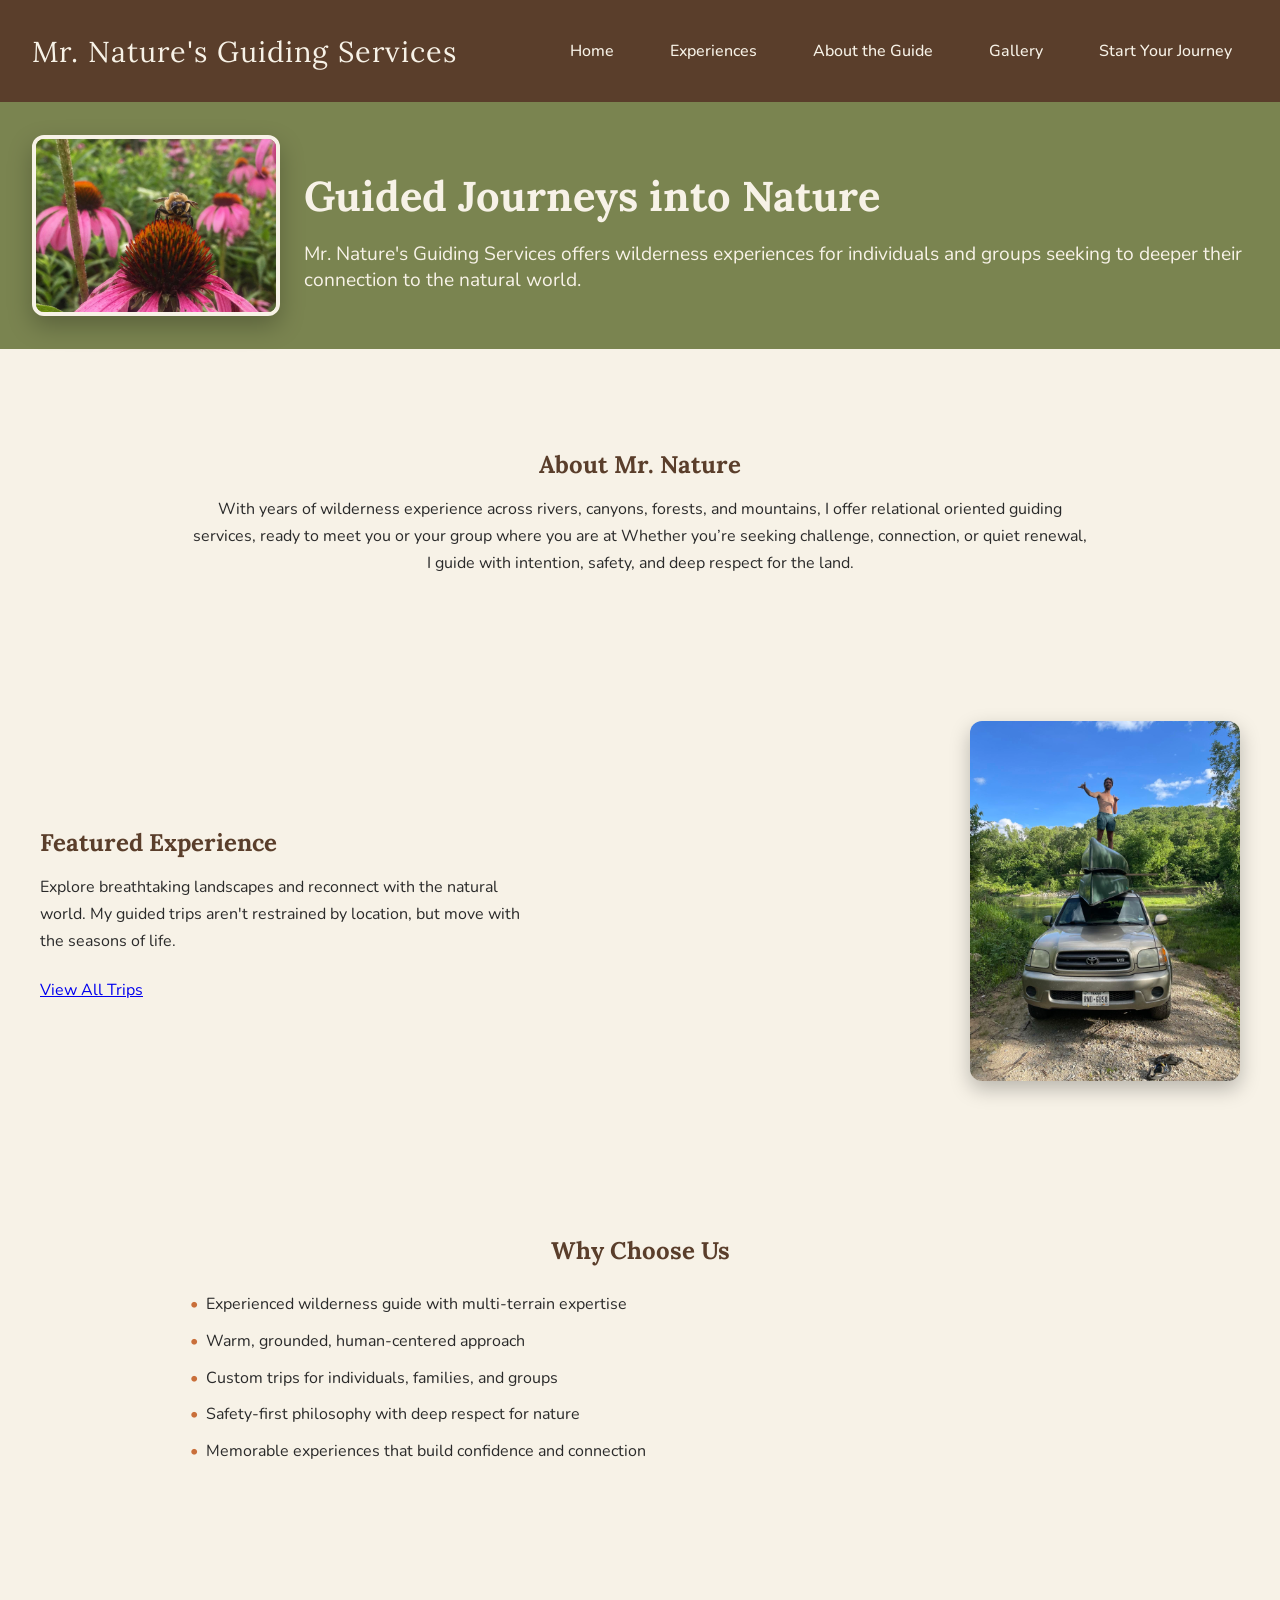
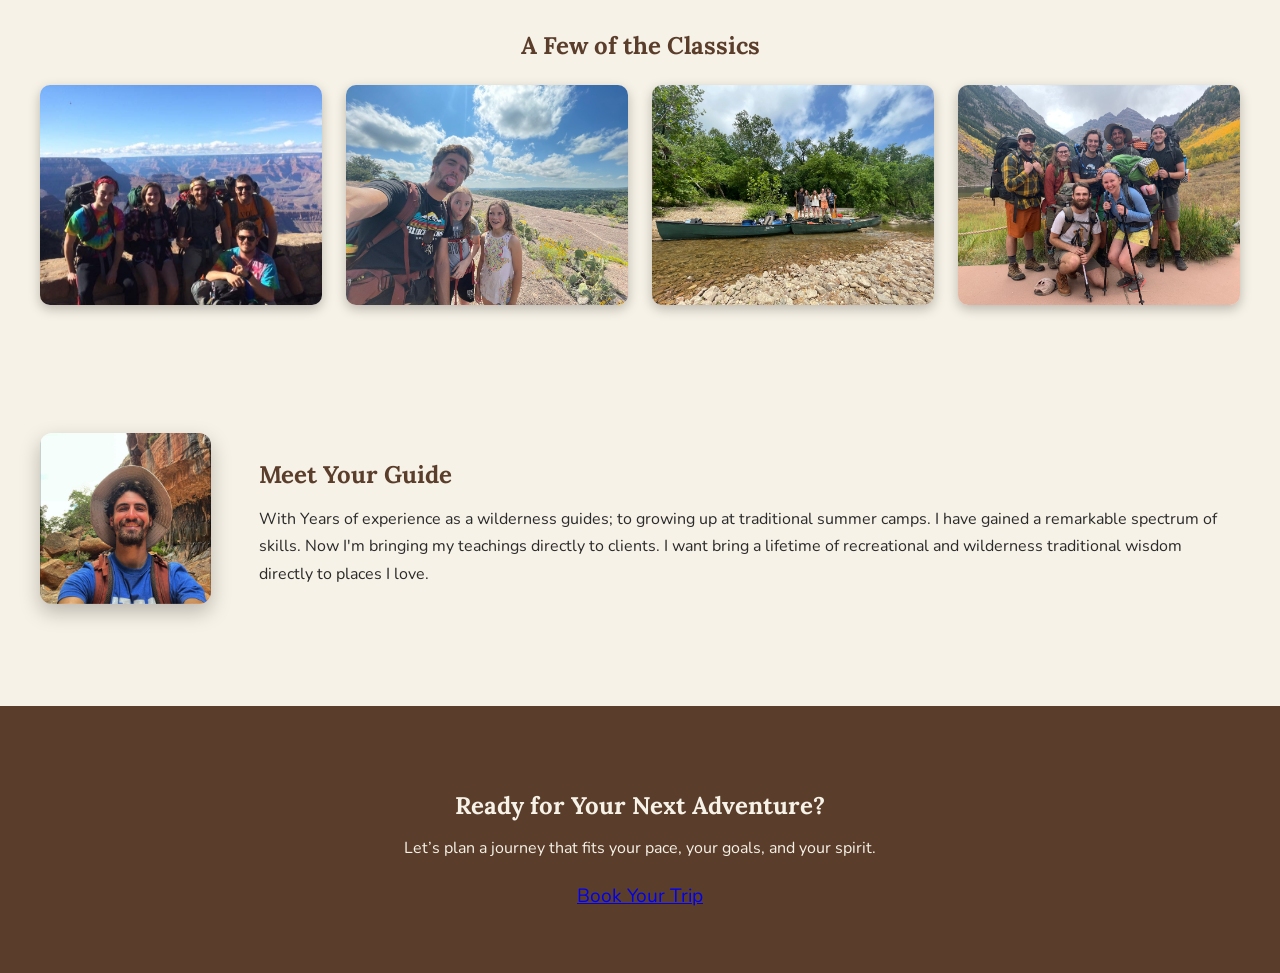
<file: index.html>
<!DOCTYPE html>
<html lang="en">
<head>
    <meta charset="UTF-8">
    <meta name="viewport" content="width=device-width, initial-scale=1.0">
    <title>Mr. Nature's Guiding Services</title>

    <!-- Stylesheets -->
    <link rel="stylesheet" href="main.css">
    <style>
  
  :root {
    --clay: #C96F3A;
    --amber: #D89B2D;
    --warm-brown: #5A3E2B;
    --earth-olive: #7A8450;
    --cream: #F7F2E7;
    --charcoal: #2A2A2A;

    --font-header: 'Lora', serif;
    --font-body: 'Nunito', sans-serif;

    --space-1: 8px;
    --space-2: 16px;
    --space-3: 24px;
    --space-4: 32px;
    --space-5: 48px;
    --space-6: 64px;
  }
</style>
   <link href="https://fonts.googleapis.com/css2?family=Lora:wght@400;600&family=Nunito:wght@300;400;600&display=swap" rel="stylesheet">
</head>

<body>

<header class="header-warm">

    <nav class="main-nav">
    <div class="logo">Mr. Nature's Guiding Services</div>
    <ul class="nav-links">
        <li><a href="index.html">Home</a></li>
        <li><a href="guiding-services.html">Experiences</a></li>
        <li><a href="about.html">About the Guide</a></li>
        <li><a href="photos.html">Gallery</a></li>
        <li><a href="book.html">Start Your Journey</a></li>
    </ul>
</nav>

</header>
 <!-- Hero Section -->
  <section class="hero">
  <img src="Bee Flower.jpg" class="hero-image">

  <div class="hero-content">
    <h1>Guided Journeys into Nature</h1>
    <p>Mr. Nature's Guiding Services offers wilderness experiences for individuals and groups seeking to deeper their connection to the natural world.</p>
  </div>
</section>
<section class="about">
  <h2>About Mr. Nature</h2>
  <p>
    With years of wilderness experience across rivers, canyons, forests, and mountains,
    I offer relational oriented guiding services, ready to meet you or your group where you are at
    Whether you’re seeking challenge, connection, or quiet renewal, I guide with
    intention, safety, and deep respect for the land.
  </p>
</section>
<section class="featured">
  <div class="featured-text">
    <h2>Featured Experience</h2>
    <p>
      Explore breathtaking landscapes and reconnect with the natural world.
      My guided trips aren't restrained by location, but move with the seasons of life.
    </p>
    <a href="guiding-services.html" class="btn-primary">View All Trips</a>
  </div>

  <div class="featured-image-wrap">
    <img src="Canoe Stack.jpg" class="featured-image">
  </div>
</section>
<section class="why-us">
  <h2>Why Choose Us</h2>
  <ul>
    <li>Experienced wilderness guide with multi‑terrain expertise</li>
    <li>Warm, grounded, human-centered approach</li>
    <li>Custom trips for individuals, families, and groups</li>
    <li>Safety-first philosophy with deep respect for nature</li>
    <li>Memorable experiences that build confidence and connection</li>
  </ul>
</section>
<section class="latest-adventures">
  <h2>A Few of the Classics</h2>

  <div class="adventure-grid">
    <img src="Grand Canyon Crew 1.jpg">
    <img src="IMG_3882.JPEG">
    <img src="IMG_3748.JPEG">
    <img src="IMG_2224.JPEG">
  </div>
</section>
<section class="meet-guide">
  <div class="guide-image-wrap">
    <img src="Water Canyon Headshot.jpg"  class="guide-image">
  </div>

  <div class="guide-text">
    <h2>Meet Your Guide</h2>
    <p>
With Years of experience as a wilderness guides; to growing up at traditional summer camps.
I have gained a remarkable spectrum of skills. Now I'm bringing my teachings directly to clients.
I want bring a lifetime of recreational and wilderness traditional wisdom directly to places I love.
    </p>
  </div>
</section>
<section class="cta-booking">
  <h2>Ready for Your Next Adventure?</h2>
  <p>Let’s plan a journey that fits your pace, your goals, and your spirit.</p>
  <a href="book.html" class="btn-primary cta-button">Book Your Trip</a>
</section>

</body>
</html>
</file>
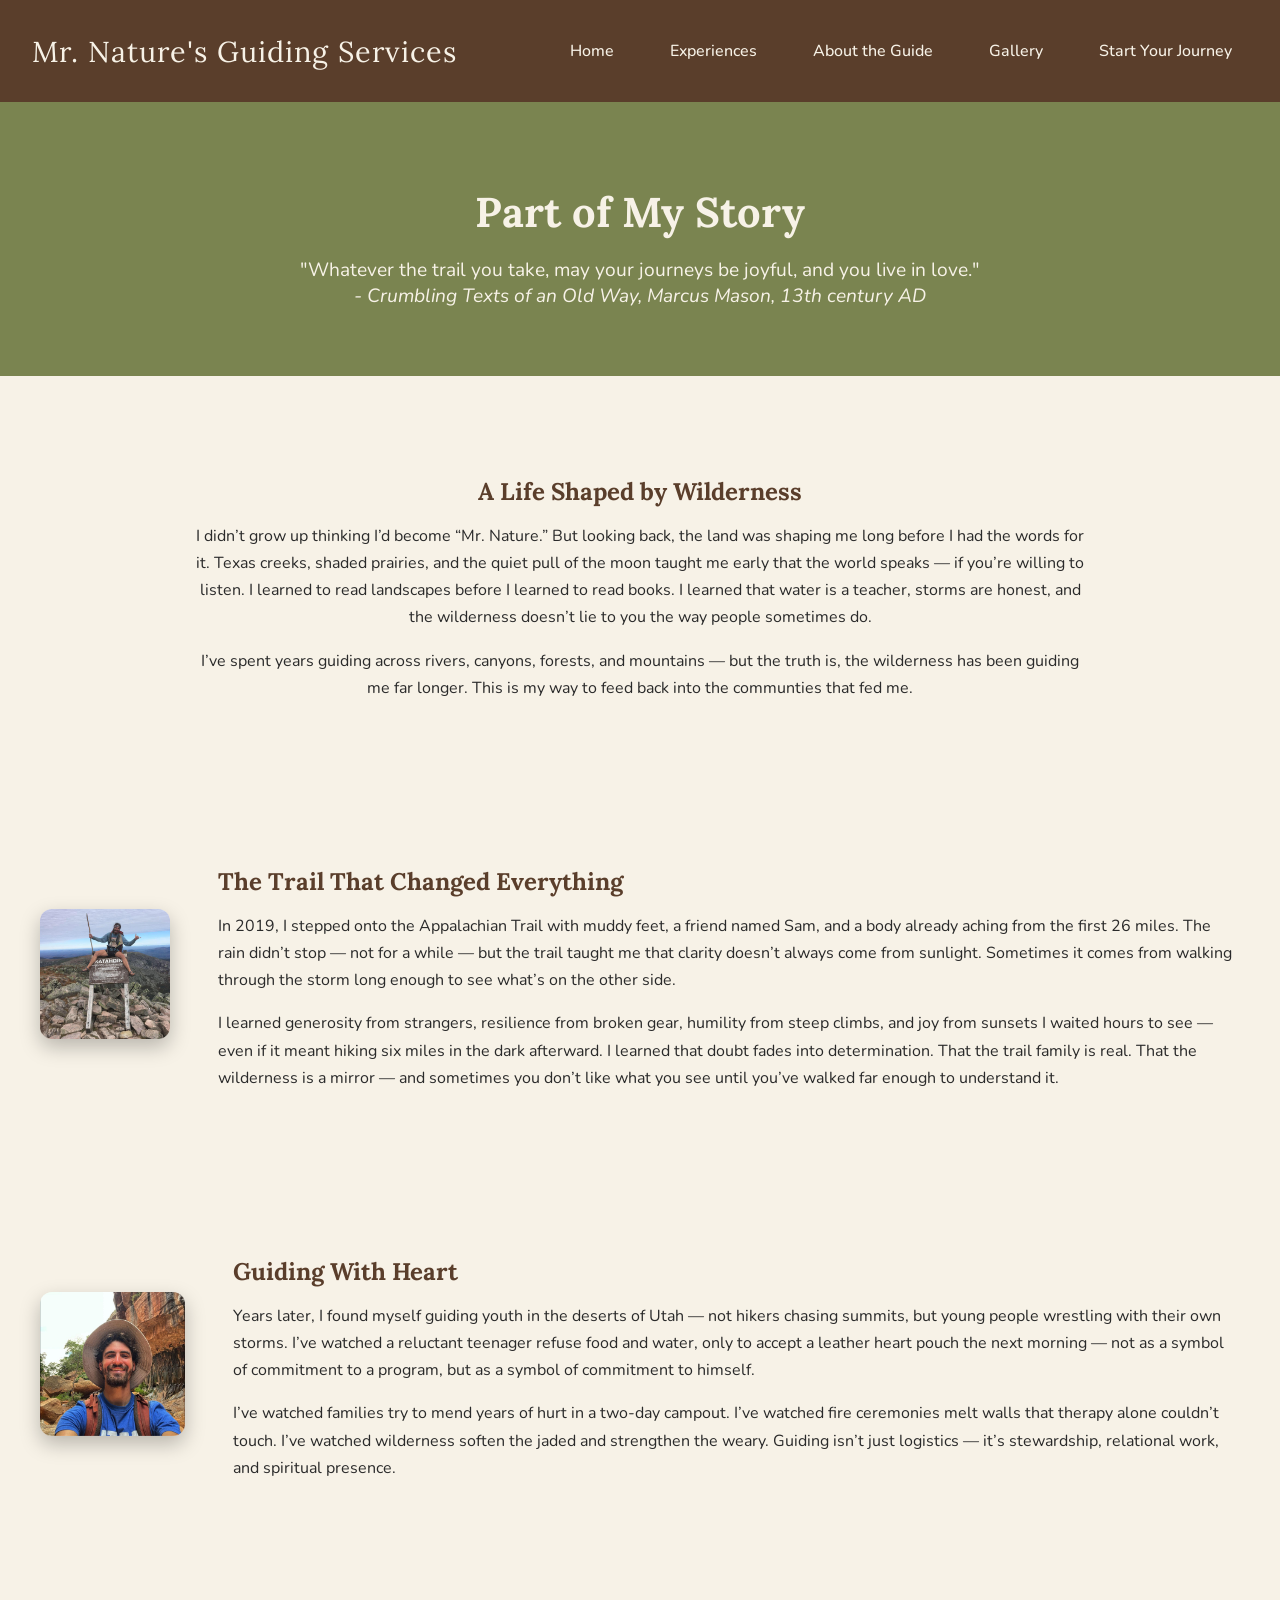
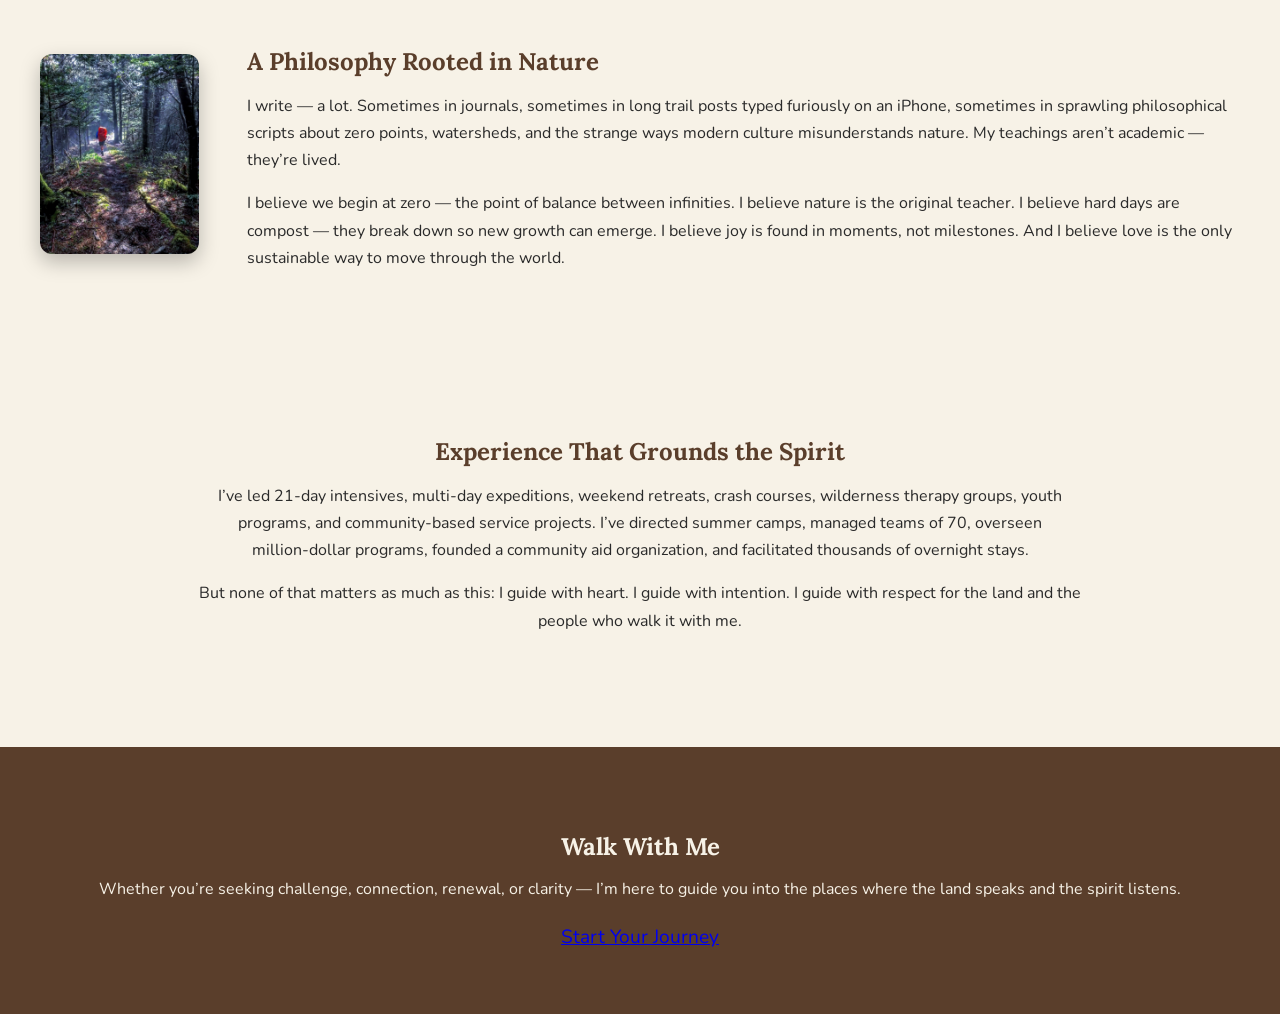
<file: about.html>
<!DOCTYPE html>
<html lang="en">
<head>
     <meta charset="UTF-8">
    <meta name="viewport" content="width=device-width, initial-scale=1.0">
    <title>Mr. Nature's Guiding Services</title>

    <!-- Stylesheets -->
    <link rel="stylesheet" href="main.css">
    <style>
  
  :root {
    --clay: #C96F3A;
    --amber: #D89B2D;
    --warm-brown: #5A3E2B;
    --earth-olive: #7A8450;
    --cream: #F7F2E7;
    --charcoal: #2A2A2A;

    --font-header: 'Lora', serif;
    --font-body: 'Nunito', sans-serif;

    --space-1: 8px;
    --space-2: 16px;
    --space-3: 24px;
    --space-4: 32px;
    --space-5: 48px;
    --space-6: 64px;
  }
</style>
   <link href="https://fonts.googleapis.com/css2?family=Lora:wght@400;600&family=Nunito:wght@300;400;600&display=swap" rel="stylesheet">
</head>

<body>

<header class="header-warm">
    <nav class="main-nav">
        <div class="logo">Mr. Nature's Guiding Services</div>
        <ul class="nav-links">
            <li><a href="index.html">Home</a></li>
            <li><a href="guiding-services.html">Experiences</a></li>
            <li><a href="about.html">About the Guide</a></li>
            <li><a href="photos.html">Gallery</a></li>
            <li><a href="book.html">Start Your Journey</a></li>
        </ul>
    </nav>
</header>

<!-- HERO -->
<section class="about-hero">
    <h1>Part of My Story</h1>
    <p>
        "Whatever the trail you take, may your journeys be joyful, and you live in love." <br>
        <i>- Crumbling Texts of an Old Way, Marcus Mason, 13th century AD</i>
    </p>
</section>

<main>

<!-- SECTION 1 -->
<section class="about">
    <h2>A Life Shaped by Wilderness</h2>
    <p>
        I didn’t grow up thinking I’d become “Mr. Nature.” But looking back, the land was shaping me long 
        before I had the words for it. Texas creeks, shaded prairies, and the quiet pull of the moon taught 
        me early that the world speaks — if you’re willing to listen. I learned to read landscapes before I 
        learned to read books. I learned that water is a teacher, storms are honest, and the wilderness 
        doesn’t lie to you the way people sometimes do.
    </p>
    <p>
        I’ve spent years guiding across rivers, canyons, forests, and mountains — but the truth is, the 
        wilderness has been guiding me far longer. This is my way to feed back into the communties that fed me.
    </p>
</section>

<!-- SECTION 2 -->
<section class="meet-guide">
    <div class="guide-image-wrap">
        <!-- Appalachian Trail Summit Photo -->
        <img src="on Katahdin.jpg" alt="Appalachian Trail Summit" class="guide-image">
    </div>

    <div class="guide-text">
        <h2>The Trail That Changed Everything</h2>
        <p>
            In 2019, I stepped onto the Appalachian Trail with muddy feet, a friend named Sam, and a body 
            already aching from the first 26 miles. The rain didn’t stop — not for a while — but the trail 
            taught me that clarity doesn’t always come from sunlight. Sometimes it comes from walking through 
            the storm long enough to see what’s on the other side.
        </p>
        <p>
            I learned generosity from strangers, resilience from broken gear, humility from steep climbs, 
            and joy from sunsets I waited hours to see — even if it meant hiking six miles in the dark 
            afterward. I learned that doubt fades into determination. That the trail family is real. That 
            the wilderness is a mirror — and sometimes you don’t like what you see until you’ve walked far 
            enough to understand it.
        </p>
    </div>
</section>

<!-- SECTION 3 -->
<section class="meet-guide">
    <div class="guide-image-wrap">
        <!-- Wilderness Therapy Photo -->
        <img src="Water Canyon Headshot.jpg" alt="Wilderness Therapy Guiding" class="guide-image">
    </div>

    <div class="guide-text">
        <h2>Guiding With Heart</h2>
        <p>
            Years later, I found myself guiding youth in the deserts of Utah — not hikers chasing summits, 
            but young people wrestling with their own storms. I’ve watched a reluctant teenager refuse food 
            and water, only to accept a leather heart pouch the next morning — not as a symbol of commitment 
            to a program, but as a symbol of commitment to himself.
        </p>
        <p>
            I’ve watched families try to mend years of hurt in a two‑day campout. I’ve watched fire ceremonies 
            melt walls that therapy alone couldn’t touch. I’ve watched wilderness soften the jaded and 
            strengthen the weary. Guiding isn’t just logistics — it’s stewardship, relational work, and 
            spiritual presence.
        </p>
    </div>
</section>

<!-- SECTION 4 -->
<section class="meet-guide">
    <div class="guide-image-wrap">
        <!-- Another meaningful photo -->
        <img src="in the Mists of Rocky Top.jpg" alt="Rocky Top Mist" class="guide-image">
    </div>

    <div class="guide-text">
        <h2>A Philosophy Rooted in Nature</h2>
        <p>
            I write — a lot. Sometimes in journals, sometimes in long trail posts typed furiously on an 
            iPhone, sometimes in sprawling philosophical scripts about zero points, watersheds, and the 
            strange ways modern culture misunderstands nature. My teachings aren’t academic — they’re lived.
        </p>
        <p>
            I believe we begin at zero — the point of balance between infinities. I believe nature is the 
            original teacher. I believe hard days are compost — they break down so new growth can emerge. 
            I believe joy is found in moments, not milestones. And I believe love is the only sustainable 
            way to move through the world.
        </p>
    </div>
</section>

<!-- SECTION 5 -->
<section class="about">
    <h2>Experience That Grounds the Spirit</h2>
    <p>
        I’ve led 21‑day intensives, multi‑day expeditions, weekend retreats, crash courses, wilderness 
        therapy groups, youth programs, and community‑based service projects. I’ve directed summer camps, 
        managed teams of 70, overseen million‑dollar programs, founded a community aid organization, and 
        facilitated thousands of overnight stays.
    </p>
    <p>
        But none of that matters as much as this: I guide with heart. I guide with intention. I guide with 
        respect for the land and the people who walk it with me.
    </p>
</section>

<!-- CTA -->
<section class="cta-booking">
  <h2>Walk With Me</h2>
  <p>Whether you’re seeking challenge, connection, renewal, or clarity — I’m here to guide you into the places where the land speaks and the spirit listens.</p>
  <a href="book.html" class="btn-primary cta-button">Start Your Journey</a>
</section>

</main>

</body>
</html>
</file>
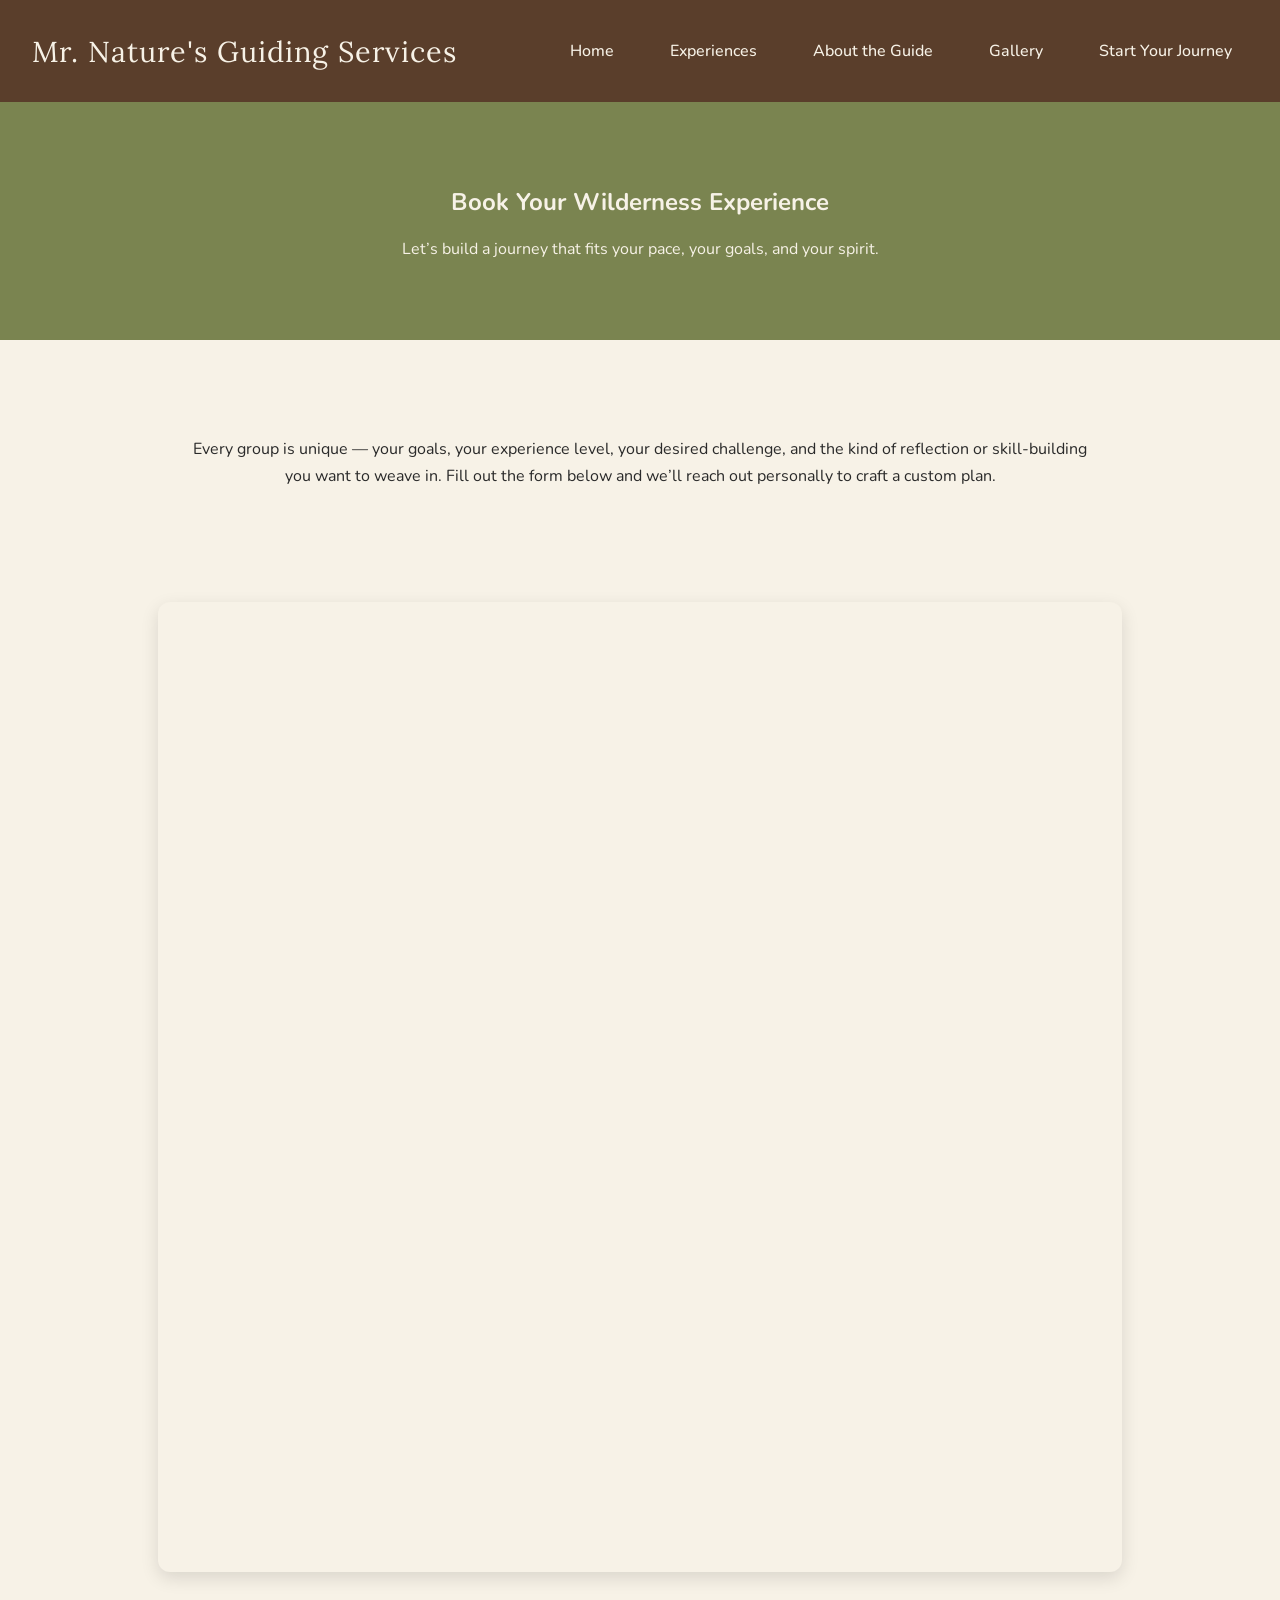
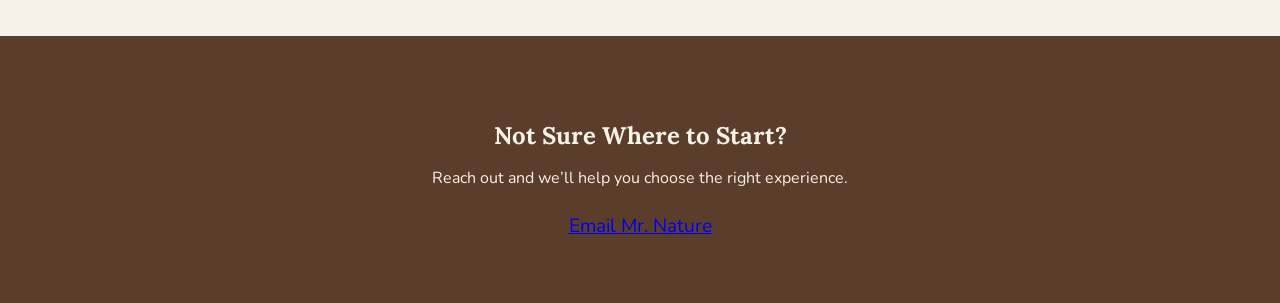
<file: book.html>
<!DOCTYPE html>
<html lang="en">
<head>
    <meta charset="UTF-8">
    <meta name="viewport" content="width=device-width, initial-scale=1.0">
    <title>Mr. Nature's Guiding Services</title>

    <!-- Stylesheets -->
    <link rel="stylesheet" href="main.css">
    <style>
  
  :root {
    --clay: #C96F3A;
    --amber: #D89B2D;
    --warm-brown: #5A3E2B;
    --earth-olive: #7A8450;
    --cream: #F7F2E7;
    --charcoal: #2A2A2A;

    --font-header: 'Lora', serif;
    --font-body: 'Nunito', sans-serif;

    --space-1: 8px;
    --space-2: 16px;
    --space-3: 24px;
    --space-4: 32px;
    --space-5: 48px;
    --space-6: 64px;
  }
</style>
   <link href="https://fonts.googleapis.com/css2?family=Lora:wght@400;600&family=Nunito:wght@300;400;600&display=swap" rel="stylesheet">
</head>

<body>

<header class="header-warm">
   <nav class="main-nav">
    <div class="logo">Mr. Nature's Guiding Services</div>
    <ul class="nav-links">
        <li><a href="index.html">Home</a></li>
        <li><a href="guiding-services.html">Experiences</a></li>
        <li><a href="about.html">About the Guide</a></li>
        <li><a href="photos.html">Gallery</a></li>
        <li><a href="book.html">Start Your Journey</a></li>
    </ul>
</nav>

</header>

<main>

<!-- HERO -->
<section class="booking-hero">
    <h1>Book Your Wilderness Experience</h1>
    <p>Let’s build a journey that fits your pace, your goals, and your spirit.</p>
</section>

<!-- BOOKING INTRO -->
<section class="booking-intro">
    <p>
        Every group is unique — your goals, your experience level, your desired challenge,
        and the kind of reflection or skill-building you want to weave in. Fill out the form
        below and we’ll reach out personally to craft a custom plan.
    </p>
</section>

<!-- BOOKING FORM -->
<section class="booking-form-section">
    <iframe src="https://docs.google.com/forms/d/e/1FAIpQLSchMKrnIFPCr26Kpokq1MWHv45StgxntsldLh8xXHKXU2Ym6g/viewform?usp=header"
            width="100%" height="900" frameborder="0" marginheight="0" marginwidth="0">
    Loading…
    </iframe>
</section>


<!-- CTA -->
<section class="cta-booking">
  <h2>Not Sure Where to Start?</h2>
  <p>Reach out and we’ll help you choose the right experience.</p>
  <a href="mailto:jrosenbaum96@hotmail.com" class="btn-primary cta-button">Email Mr. Nature</a>
</section>

</main>

</body>
</html>
</file>
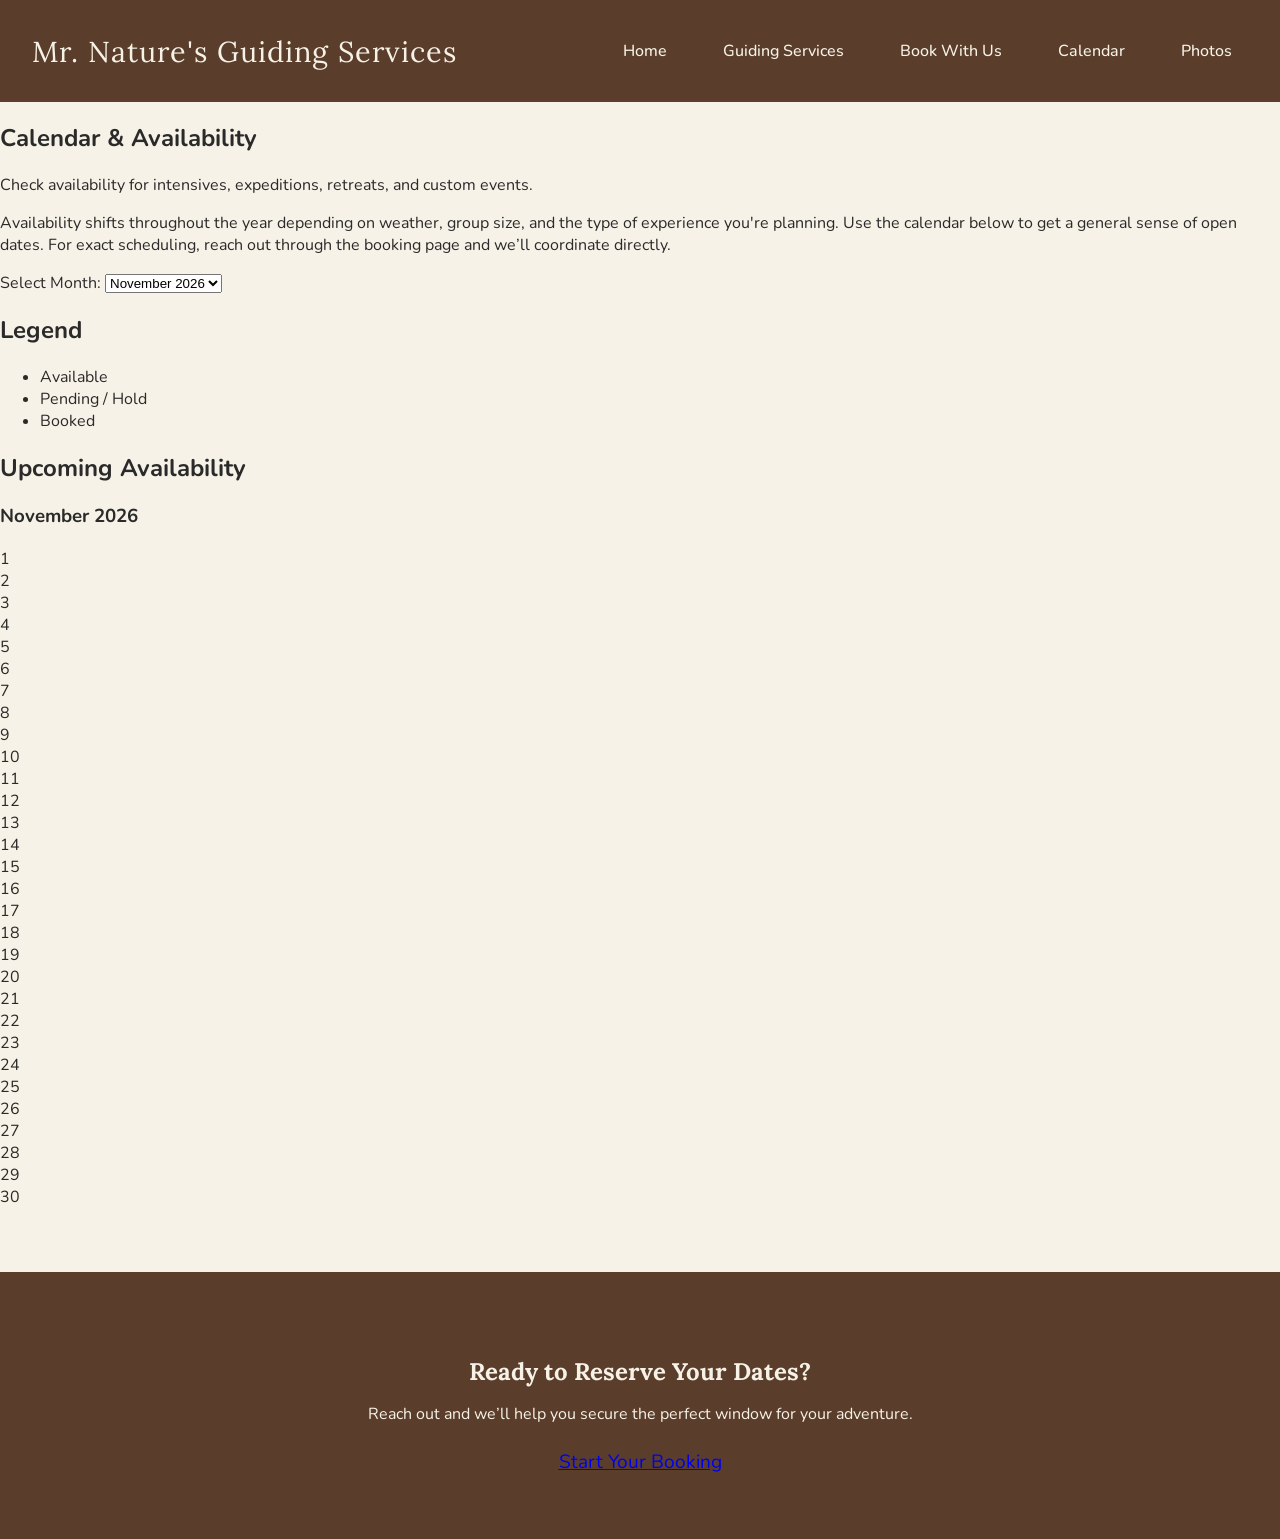
<file: calendar.html>
<!DOCTYPE html>
<html lang="en">
<head>
    <meta charset="UTF-8">
    <meta name="viewport" content="width=device-width, initial-scale=1.0">
    <title>Mr. Nature's Guiding Services</title>

    <!-- Stylesheets -->
    <link rel="stylesheet" href="main.css">
    <style>
  
  :root {
    --clay: #C96F3A;
    --amber: #D89B2D;
    --warm-brown: #5A3E2B;
    --earth-olive: #7A8450;
    --cream: #F7F2E7;
    --charcoal: #2A2A2A;

    --font-header: 'Lora', serif;
    --font-body: 'Nunito', sans-serif;

    --space-1: 8px;
    --space-2: 16px;
    --space-3: 24px;
    --space-4: 32px;
    --space-5: 48px;
    --space-6: 64px;
  }
</style>
   <link href="https://fonts.googleapis.com/css2?family=Lora:wght@400;600&family=Nunito:wght@300;400;600&display=swap" rel="stylesheet">
</head>

<body>

<header class="header-warm">
    <nav class="main-nav">
        <div class="logo">Mr. Nature's Guiding Services</div>
        <ul class="nav-links">
            <li><a href="index.html">Home</a></li>
            <li><a href="guiding-services.html">Guiding Services</a></li>
            <li><a href="book.html">Book With Us</a></li>
            <li><a href="calendar.html">Calendar</a></li>
            <li><a href="photos.html">Photos</a></li>
        </ul>
    </nav>
</header>

<main>

<!-- HERO -->
<section class="calendar-hero">
    <h1>Calendar & Availability</h1>
    <p>Check availability for intensives, expeditions, retreats, and custom events.</p>
</section>

<!-- INTRO -->
<section class="calendar-intro">
    <p>
        Availability shifts throughout the year depending on weather, group size,
        and the type of experience you're planning. Use the calendar below to get
        a general sense of open dates. For exact scheduling, reach out through the
        booking page and we’ll coordinate directly.
    </p>
</section>

<!-- MONTH SELECTOR -->
<section class="calendar-selector">
    <label for="month-select">Select Month:</label>
    <select id="month-select">
        <option value="nov-2026">November 2026</option>
        <option value="dec-2026">December 2026</option>
        <option value="jan-2027">January 2027</option>
    </select>
</section>

<!-- LEGEND -->
<section class="calendar-legend">
    <h2>Legend</h2>
    <ul>
        <li><span class="cal-dot available"></span> Available</li>
        <li><span class="cal-dot pending"></span> Pending / Hold</li>
        <li><span class="cal-dot booked"></span> Booked</li>
    </ul>
</section>

<!-- CALENDAR GRID -->
<section class="calendar-grid-section">
    <h2>Upcoming Availability</h2>

    <div class="calendar-grid">

        <!-- NOVEMBER -->
        <div class="calendar-month" id="nov-2026">
            <h3>November 2026</h3>
            <div class="month-days">
                <!-- Example days with data-date -->
                <div class="day available" data-date="2026-11-01">1</div>
                <div class="day available" data-date="2026-11-02">2</div>
                <div class="day pending" data-date="2026-11-03">3</div>
                <div class="day booked" data-date="2026-11-04">4</div>
                <div class="day available" data-date="2026-11-05">5</div>
                <div class="day available" data-date="2026-11-06">6</div>
                <div class="day booked" data-date="2026-11-07">7</div>
                <div class="day pending" data-date="2026-11-08">8</div>
                <div class="day available" data-date="2026-11-09">9</div>
                <div class="day available" data-date="2026-11-10">10</div>
                <div class="day booked" data-date="2026-11-11">11</div>
                <div class="day available" data-date="2026-11-12">12</div>
                <div class="day pending" data-date="2026-11-13">13</div>
                <div class="day available" data-date="2026-11-14">14</div>
                <div class="day booked" data-date="2026-11-15">15</div>
                <div class="day available" data-date="2026-11-16">16</div>
                <div class="day available" data-date="2026-11-17">17</div>
                <div class="day pending" data-date="2026-11-18">18</div>
                <div class="day booked" data-date="2026-11-19">19</div>
                <div class="day available" data-date="2026-11-20">20</div>
                <div class="day available" data-date="2026-11-21">21</div>
                <div class="day booked" data-date="2026-11-22">22</div>
                <div class="day pending" data-date="2026-11-23">23</div>
                <div class="day available" data-date="2026-11-24">24</div>
                <div class="day available" data-date="2026-11-25">25</div>
                <div class="day booked" data-date="2026-11-26">26</div>
                <div class="day available" data-date="2026-11-27">27</div>
                <div class="day pending" data-date="2026-11-28">28</div>
                <div class="day available" data-date="2026-11-29">29</div>
                <div class="day booked" data-date="2026-11-30">30</div>
            </div>
        </div>

        <!-- DECEMBER -->
        <div class="calendar-month" id="dec-2026" style="display:none;">
            <h3>December 2026</h3>
            <div class="month-days">
                <!-- You can fill these in manually or leave blank until Outlook sync -->
                <div class="day available" data-date="2026-12-01">1</div>
                <div class="day available" data-date="2026-12-02">2</div>
                <div class="day available" data-date="2026-12-03">3</div>
                <div class="day available" data-date="2026-12-04">4</div>
                <!-- etc -->
            </div>
        </div>

        <!-- JANUARY -->
        <div class="calendar-month" id="jan-2027" style="display:none;">
            <h3>January 2027</h3>
            <div class="month-days">
                <div class="day available" data-date="2027-01-01">1</div>
                <div class="day available" data-date="2027-01-02">2</div>
                <div class="day available" data-date="2027-01-03">3</div>
                <!-- etc -->
            </div>
        </div>

    </div>
</section>

<!-- CTA -->
<section class="cta-booking">
  <h2>Ready to Reserve Your Dates?</h2>
  <p>Reach out and we’ll help you secure the perfect window for your adventure.</p>
  <a href="book.html" class="btn-primary cta-button">Start Your Booking</a>
</section>

</main>

<!-- MONTH SELECTOR SCRIPT -->
<script>
document.getElementById('month-select').addEventListener('change', function() {
    const selected = this.value;

    document.querySelectorAll('.calendar-month').forEach(month => {
        month.style.display = 'none';
    });

    document.getElementById(selected).style.display = 'block';
});
</script>

<!-- OUTLOOK SYNC PLACEHOLDER -->
<script>
// When your Outlook backend is ready, this function will auto-mark days.
async function loadAvailability() {
    try {
        const res = await fetch("/availability.json");
        const availability = await res.json();

        document.querySelectorAll(".day").forEach(day => {
            const date = day.dataset.date;
            if (availability[date]) {
                day.classList.add(availability[date]);
            }
        });
    } catch (err) {
        console.log("Availability sync not active yet.");
    }
}

// Uncomment this once your backend is live:
// loadAvailability();
</script>

</body>
</html>
</file>
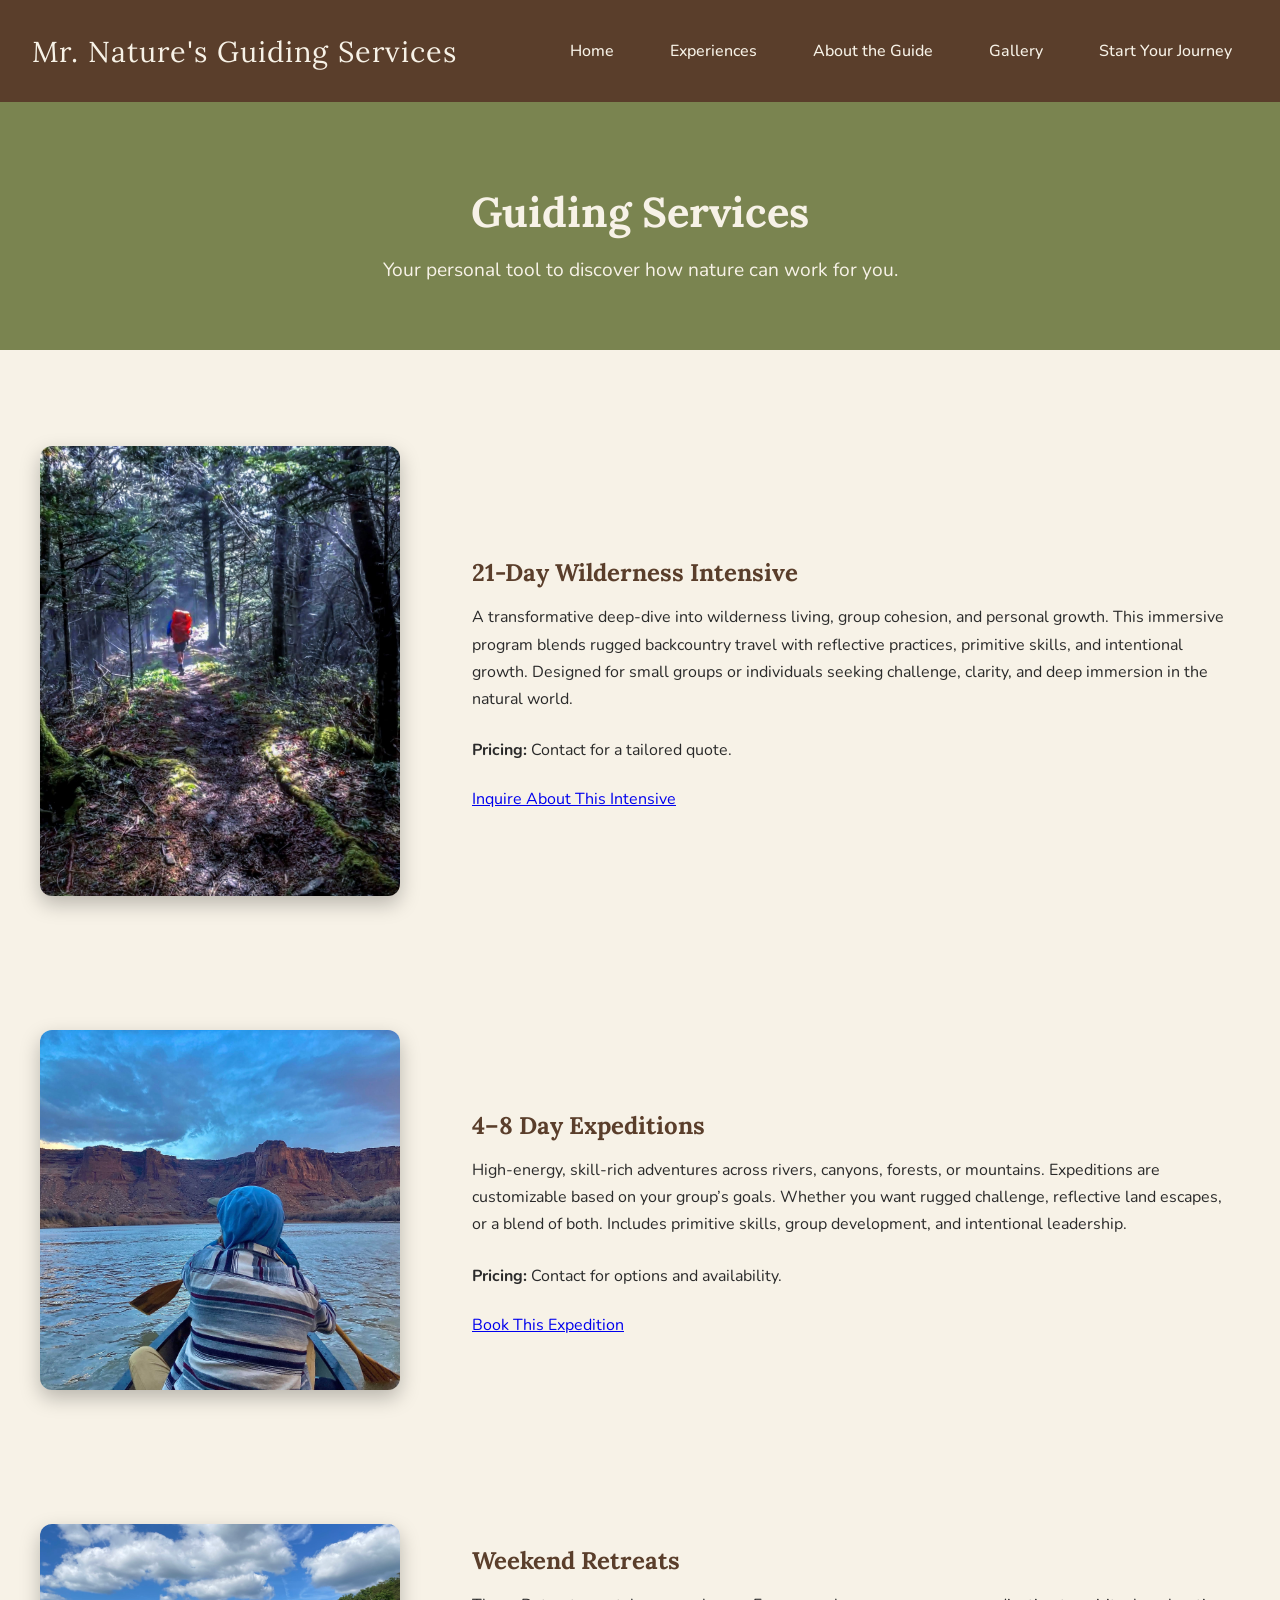
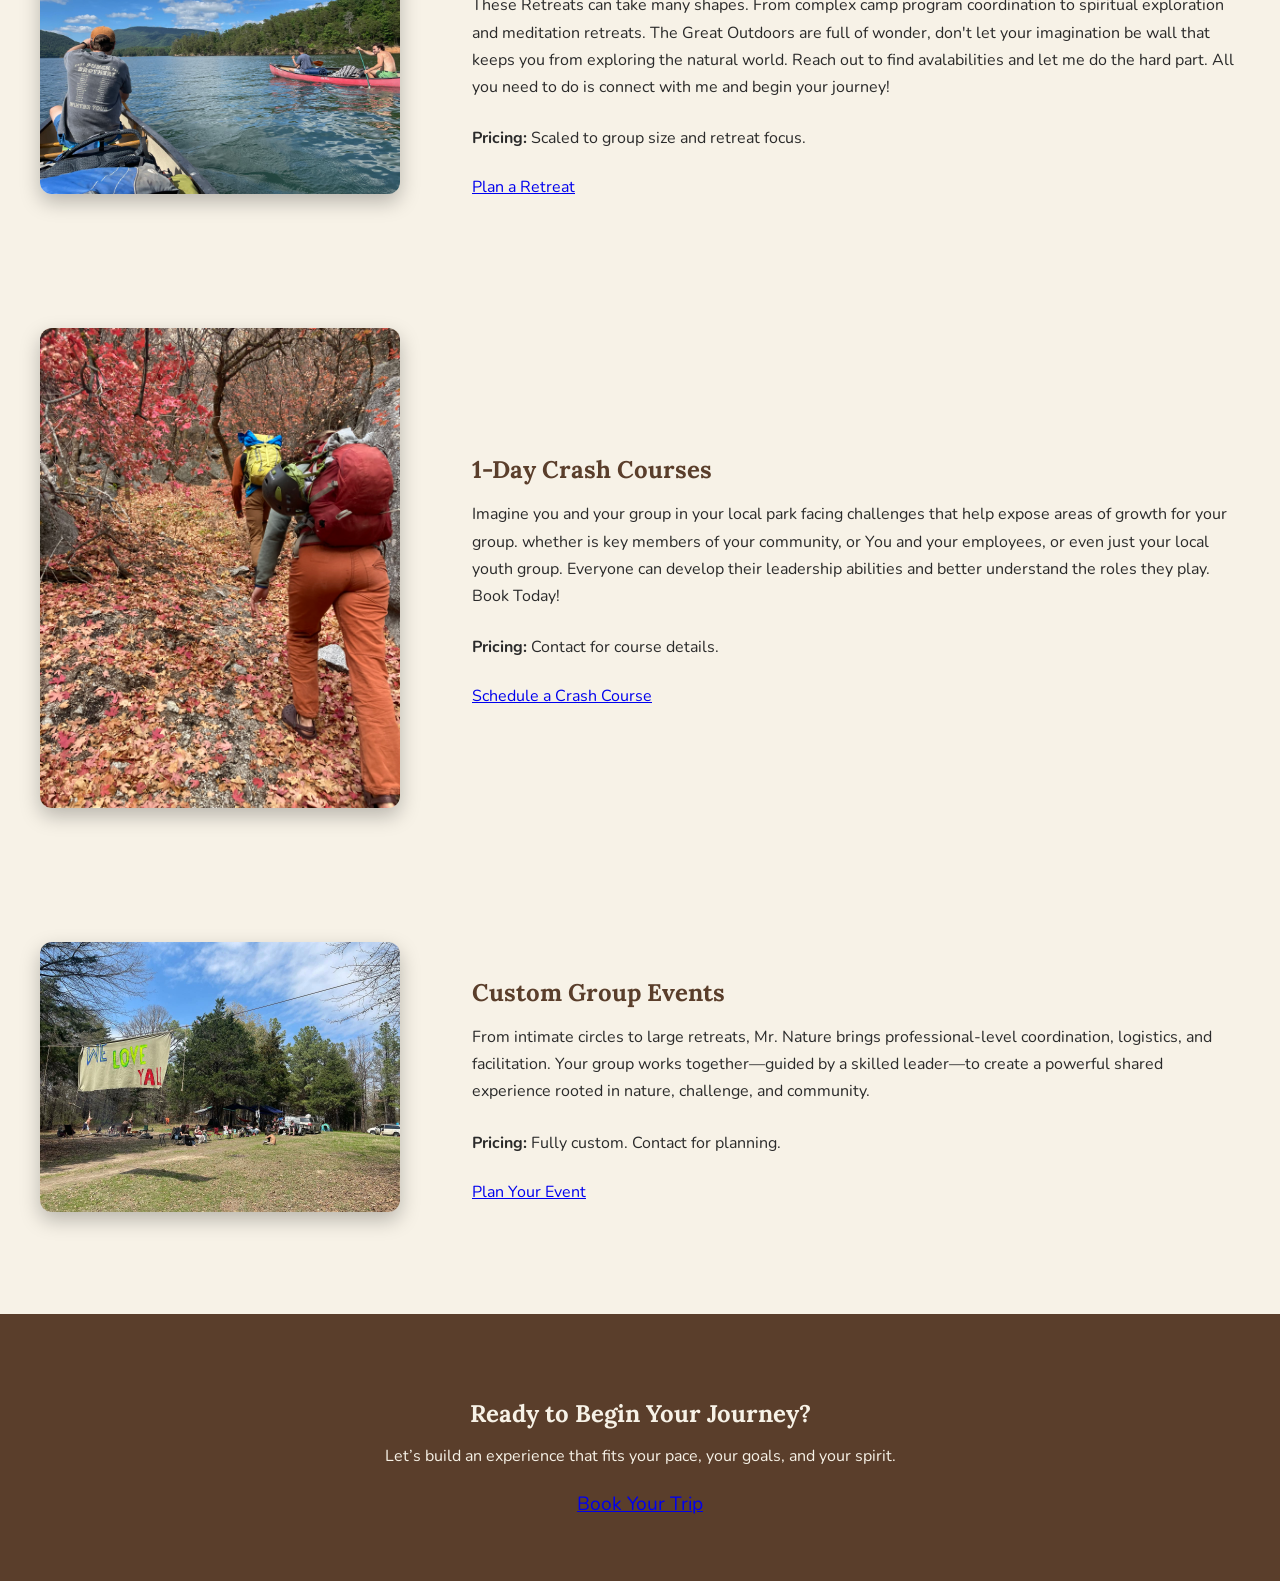
<file: guiding-services.html>
<!DOCTYPE html>
<html lang="en">
<head>
    <meta charset="UTF-8">
    <meta name="viewport" content="width=device-width, initial-scale=1.0">
    <title>Mr. Nature's Guiding Services</title>

    <!-- Stylesheets -->
    <link rel="stylesheet" href="main.css">
    <style>
  
  :root {
    --clay: #C96F3A;
    --amber: #D89B2D;
    --warm-brown: #5A3E2B;
    --earth-olive: #7A8450;
    --cream: #F7F2E7;
    --charcoal: #2A2A2A;

    --font-header: 'Lora', serif;
    --font-body: 'Nunito', sans-serif;

    --space-1: 8px;
    --space-2: 16px;
    --space-3: 24px;
    --space-4: 32px;
    --space-5: 48px;
    --space-6: 64px;
  }
</style>
   <link href="https://fonts.googleapis.com/css2?family=Lora:wght@400;600&family=Nunito:wght@300;400;600&display=swap" rel="stylesheet">
</head>

<body>

<header class="header-warm">
    <nav class="main-nav">
    <div class="logo">Mr. Nature's Guiding Services</div>
    <ul class="nav-links">
        <li><a href="index.html">Home</a></li>
        <li><a href="guiding-services.html">Experiences</a></li>
        <li><a href="about.html">About the Guide</a></li>
        <li><a href="photos.html">Gallery</a></li>
        <li><a href="book.html">Start Your Journey</a></li>
    </ul>
</nav>

</header>

<main>

<!-- HERO -->
<section class="services-hero">
    <h1>Guiding Services</h1>
    <p>Your personal tool to discover how nature can work for you.</p>
</section>

<!-- 21-DAY WILDERNESS INTENSIVE -->
<section class="service-block">
    <div class="service-image-wrap">
        <img src="in the Mists of Rocky Top.jpg" alt="21 Day Intensive" class="service-image">
    </div>

    <div class="service-text">
        <h2>21-Day Wilderness Intensive</h2>
        <p>
            A transformative deep-dive into wilderness living, group cohesion, and personal growth.
            This immersive program blends rugged backcountry travel with reflective practices,
            primitive skills, and intentional growth. Designed for small groups or individuals seeking
            challenge, clarity, and deep immersion in the natural world.
        </p>

        <p class="service-price">
            <strong>Pricing:</strong> Contact for a tailored quote.
        </p>

        <a href="book.html" class="btn-primary">Inquire About This Intensive</a>
    </div>
</section>

<!-- 4–8 DAY EXPEDITIONS -->
<section class="service-block">
    <div class="service-image-wrap">
        <img src="Green River Backshot.jpg" alt="Expedition" class="service-image">
    </div>

    <div class="service-text">
        <h2>4–8 Day Expeditions</h2>
        <p>
            High-energy, skill-rich adventures across rivers, canyons, forests, or mountains.
            Expeditions are customizable based on your group’s goals. Whether you want rugged
            challenge, reflective land escapes, or a blend of both. Includes primitive skills, 
            group development, and intentional leadership.
        </p>

        <p class="service-price">
            <strong>Pricing:</strong> Contact for options and availability.
        </p>

        <a href="book.html" class="btn-primary">Book This Expedition</a>
    </div>
</section>

<!-- WEEKEND RETREATS -->
<section class="service-block">
    <div class="service-image-wrap">
        <img src="IMG_3795.JPEG" alt="Weekend Retreat" class="service-image">
    </div>

    <div class="service-text">
        <h2>Weekend Retreats</h2>
        <p>
 These Retreats can take many shapes. From complex camp program coordination to spiritual exploration and meditation retreats.
 The Great Outdoors are full of wonder, don't let your imagination be wall that keeps you from exploring the natural world.
 Reach out to find avalabilities and let me do the hard part. All you need to do is connect with me and begin your journey!
        </p>

        <p class="service-price">
            <strong>Pricing:</strong> Scaled to group size and retreat focus.
        </p>

        <a href="book.html" class="btn-primary">Plan a Retreat</a>
    </div>
</section>

<!-- 1-DAY CRASH COURSES -->
<section class="service-block">
    <div class="service-image-wrap">
        <img src="IMG_3278.JPEG" alt="Crash Course" class="service-image">
    </div>

    <div class="service-text">
        <h2>1-Day Crash Courses</h2>
        <p>
Imagine you and your group in your local park facing challenges that help expose 
areas of growth for your group. whether is key members of your community, or
You and your employees, or even just your local youth group. Everyone can develop
their leadership abilities and better understand the roles they play. Book Today!
        </p>

        <p class="service-price">
            <strong>Pricing:</strong> Contact for course details.
        </p>

        <a href="book.html" class="btn-primary">Schedule a Crash Course</a>
    </div>
</section>

<!-- CUSTOM GROUP EVENTS -->
<section class="service-block">
    <div class="service-image-wrap">
        <img src="CGL We Love Yall.jpg" alt="Group Event" class="service-image">
    </div>

    <div class="service-text">
        <h2>Custom Group Events</h2>
        <p>
            From intimate circles to large retreats, Mr. Nature brings professional-level
            coordination, logistics, and facilitation. Your group works together—guided by
            a skilled leader—to create a powerful shared experience rooted in nature,
            challenge, and community.
        </p>

        <p class="service-price">
            <strong>Pricing:</strong> Fully custom. Contact for planning.
        </p>

        <a href="book.html" class="btn-primary">Plan Your Event</a>
    </div>
</section>

<!-- CTA -->
<section class="cta-booking">
  <h2>Ready to Begin Your Journey?</h2>
  <p>Let’s build an experience that fits your pace, your goals, and your spirit.</p>
  <a href="book.html" class="btn-primary cta-button">Book Your Trip</a>
</section>

</main>

</body>
</html>
</file>
<file: main.css>
/* ====== GLOBAL STYLES ====== */
body {
  margin: 0;
  font-family: var(--font-body);
  background: var(--cream);
  color: var(--charcoal);
}

/* ====== HEADER ====== */
header.header-warm {
  background: var(--warm-brown);
  padding: var(--space-3) var(--space-4);
  color: var(--cream);
}

/* ====== NAVIGATION ====== */
.main-nav {
  display: flex;
  justify-content: space-between;
  align-items: center;
}

.logo {
  font-family: var(--font-header);
  font-size: 1.8rem;
  color: var(--cream);
  letter-spacing: 1px;
}

.nav-links {
  list-style: none;
  display: flex;
  gap: var(--space-3);
  flex-wrap: wrap;
}


.nav-links li a {
  font-family: var(--font-body);
  color: var(--cream);
  text-decoration: none;
  font-size: 1rem;
  font-weight: 500;
  padding: var(--space-1) var(--space-2);
  border-radius: 6px;
  transition: background 0.3s ease, color 0.3s ease;
}

.nav-links li a:hover {
  background: var(--clay);
  color: var(--cream);
}
/* ====== HERO SECTION ====== */

.hero {
  display: flex;
  align-items: center;
  justify-content: flex-start;
  gap: var(--space-3);
  padding: var(--space-4) var(--space-4);
  background: var(--earth-olive);
  color: var(--cream);
}

.hero h1 {
  font-family: var(--font-header);
  font-size: 2.6rem;
  margin-bottom: var(--space-2);
  color: var(--cream);
}

.hero p {
  font-family: var(--font-body);
  font-size: 1.2rem;
  margin-bottom: var(--space-3);
  color: var(--cream);
}

.hero-image {
  width: 100%;
  max-width: 240px;
  max-height: 173.3px;
  object-fit: cover;
  border-radius: 12px;
  border: 4px solid var(--cream);
  box-shadow: 0 10px 25px rgba(0,0,0,0.25);
}
/* ====== ABOUT SECTION ====== */
.about {
  max-width: 900px;
  margin: var(--space-5) auto;
  padding: var(--space-4);
  text-align: center;
}

.about h2 {
  font-family: var(--font-header);
  color: var(--warm-brown);
  margin-bottom: var(--space-2);
}

.about p {
  font-family: var(--font-body);
  line-height: 1.7;
  color: var(--charcoal);
}


/* ====== FEATURED SECTION ====== */
.featured {
  display: flex;
  align-items: center;
  justify-content: space-between;
  max-width: 1200px;
  margin: var(--space-6) auto;
  padding: var(--space-4);
  gap: var(--space-4);
}

.featured-text {
  max-width: 500px;
}

.featured-text h2 {
  font-family: var(--font-header);
  color: var(--warm-brown);
  margin-bottom: var(--space-2);
}

.featured-text p {
  font-family: var(--font-body);
  line-height: 1.7;
  margin-bottom: var(--space-3);
}

.featured-image {
  max-width: 100%;
  max-height: 360px;
  object-fit: cover;
  border-radius: 12px;
  box-shadow: 0 8px 20px rgba(0,0,0,0.25);
}


/* ====== WHY US SECTION ====== */
.why-us {
  max-width: 900px;
  margin: var(--space-6) auto;
  padding: var(--space-4);
}

.why-us h2 {
  font-family: var(--font-header);
  color: var(--warm-brown);
  margin-bottom: var(--space-3);
  text-align: center;
}

.why-us ul {
  list-style: none;
  padding: 0;
  font-family: var(--font-body);
  line-height: 1.8;
}

.why-us li {
  margin-bottom: var(--space-1);
  padding-left: var(--space-2);
  position: relative;
}

.why-us li::before {
  content: "•";
  color: var(--clay);
  position: absolute;
  left: 0;
}
.latest-adventures {
  max-width: 1200px;
  margin: var(--space-6) auto;
  padding: var(--space-4);
  text-align: center;
}

.latest-adventures h2 {
  font-family: var(--font-header);
  color: var(--warm-brown);
  margin-bottom: var(--space-3);
}

.adventure-grid {
  display: grid;
  grid-template-columns: repeat(auto-fill, minmax(280px, 1fr));
  gap: var(--space-3);
}

.adventure-grid img {
  width: 100%;
  height: 220px;
  object-fit: cover;
  border-radius: 10px;
  box-shadow: 0 4px 12px rgba(0,0,0,0.25);
}
.meet-guide {
  max-width: 1200px;
  margin: var(--space-6) auto;
  padding: var(--space-4);
  display: flex;
  align-items: center;
  gap: var(--space-5);
}

.guide-image {
  width: 100%;
  max-width: 360px;
  border-radius: 12px;
  box-shadow: 0 8px 20px rgba(0,0,0,0.25);
}

.guide-text h2 {
  font-family: var(--font-header);
  color: var(--warm-brown);
  margin-bottom: var(--space-2);
}

.guide-text p {
  font-family: var(--font-body);
  line-height: 1.7;
  color: var(--charcoal);
}

.site-footer {
  text-align: center;
  padding: var(--space-4);
  background: var(--warm-brown);
  color: var(--cream);
  margin-top: var(--space-6);
  font-family: var(--font-body);
}
/* SERVICES HERO */
.services-hero {
  text-align: center;
  padding: var(--space-5);
  background: var(--earth-olive);
  color: var(--cream);
}

.services-hero h1 {
  font-family: var(--font-header);
  font-size: 2.6rem;
  margin-bottom: var(--space-2);
}

.services-hero p {
  font-family: var(--font-body);
  font-size: 1.2rem;
}

/* SERVICE BLOCKS */
.service-block {
  max-width: 1200px;
  margin: var(--space-6) auto;
  padding: var(--space-4);
  display: flex;
  gap: var(--space-5);
  align-items: center;
}

.service-image-wrap {
  flex: 1;
}

.service-image {
  width: 100%;
  max-width: 360px;
  border-radius: 12px;
  box-shadow: 0 8px 20px rgba(0,0,0,0.25);
}

.service-text {
  flex: 2;
}

.service-text h2 {
  font-family: var(--font-header);
  color: var(--warm-brown);
  margin-bottom: var(--space-2);
}

.service-text p {
  font-family: var(--font-body);
  line-height: 1.7;
  margin-bottom: var(--space-3);
}

/* PRICING TABLE */
.pricing-table {
  width: 100%;
  border-collapse: collapse;
  margin-bottom: var(--space-3);
}

.pricing-table th,
.pricing-table td {
  border: 1px solid var(--earth-olive);
  padding: var(--space-2);
  text-align: left;
}

.pricing-table th {
  background: var(--earth-olive);
  color: var(--cream);
}

/* CTA (shared) */
.cta-booking {
  text-align: center;
  background: var(--warm-brown);
  color: var(--cream);
  padding: var(--space-6) var(--space-4);
  margin-top: var(--space-6);
}

.cta-booking h2 {
  font-family: var(--font-header);
  margin-bottom: var(--space-2);
}

.cta-booking p {
  font-family: var(--font-body);
  margin-bottom: var(--space-3);
}

.cta-button {
  padding: var(--space-2) var(--space-4);
  font-size: 1.2rem;
}
/* ====== BOOKING PAGE ====== */

.booking-hero {
  text-align: center;
  padding: var(--space-6) var(--space-4);
  background: var(--earth-olive);
  color: var(--cream);
}

.booking-intro {
  max-width: 900px;
  margin: var(--space-5) auto;
  padding: var(--space-4);
  text-align: center;
  font-family: var(--font-body);
  line-height: 1.7;
  color: var(--charcoal);
}

.booking-form-section {
  max-width: 900px;
  margin: var(--space-6) auto;
  padding: var(--space-4);
  background: var(--cream);
  border-radius: 12px;
  box-shadow: 0 6px 18px rgba(0,0,0,0.12);
}

.booking-form h2 {
  font-family: var(--font-header);
  color: var(--warm-brown);
  margin-bottom: var(--space-3);
}

.booking-form label {
  display: block;
  margin-top: var(--space-3);
  font-weight: 600;
  color: var(--warm-brown);
}

.booking-form input,
.booking-form select,
.booking-form textarea {
  width: 100%;
  padding: var(--space-2);
  margin-top: var(--space-1);
  border: 2px solid var(--earth-olive);
  border-radius: 8px;
  font-family: var(--font-body);
  background: var(--cream);
}

.booking-form button {
  margin-top: var(--space-4);
  padding: var(--space-2) var(--space-4);
  font-size: 1.2rem;
}
/* ====== About PAGE ====== */
.about-hero {
  text-align: center;
  padding: var(--space-5);
  background: var(--earth-olive);
  color: var(--cream);
}

.about-hero-image {
  width: 100%;
  max-width: 240px;
  max-height: 173.3px;
  object-fit: cover;
  border-radius: 12px;
  border: 4px solid var(--cream);
  box-shadow: 0 10px 25px rgba(0,0,0,0.25);
}

.about-hero h1 {
  font-family: var(--font-header);
  font-size: 2.6rem;
  margin-bottom: var(--space-2);
}

.about-hero p {
  font-family: var(--font-body);
  font-size: 1.2rem;
}

/* ====== Photos PAGE ====== */
.photos-hero {
  text-align: center;
  padding: var(--space-5);
  background: var(--earth-olive);
  color: var(--cream);
}

.photos-hero-image {
  width: 100%;
  max-width: 240px;
  max-height: 173.3px;
  object-fit: cover;
  border-radius: 12px;
  border: 4px solid var(--cream);
  box-shadow: 0 10px 25px rgba(0,0,0,0.25);
}

.photos-hero h1 {
  font-family: var(--font-header);
  font-size: 2.6rem;
  margin-bottom: var(--space-2);
}

.photos-hero p {
  font-family: var(--font-body);
  font-size: 1.2rem;
}

.gallery {
    display: grid;
    grid-template-columns: repeat(auto-fit, minmax(300px, 1fr));
    gap: 20px;
    max-width: 1400px;
    margin: 0 auto;
    padding: 20px;
}

.gallery img {
    width: 100%;
    height: 250px;
    object-fit: cover;
    border-radius: 12px;
    display: block;
    box-shadow: 0 4px 12px rgba(0,0,0,0.25);
    cursor: pointer;
}
.gallery {
    display: grid;
    grid-template-columns: repeat(auto-fit, minmax(300px, 1fr));
    gap: 20px;
    max-width: 1400px;
    margin: auto;
    padding: 20px;
}

.gallery img {
    width: 100%;
    height: 250px;
    object-fit: cover;
    border-radius: 12px;
    cursor: pointer;
}

.lightbox {
    display: none;
    position: fixed;
    z-index: 999;
    left: 0;
    top: 0;
    width: 100%;
    height: 100%;
    background: rgba(0,0,0,0.9);
}

.lightbox-content {
    display: block;
    max-width: 90%;
    max-height: 90%;
    margin: 3% auto;
}

.close {
    position: absolute;
    top: 20px;
    right: 35px;
    color: white;
    font-size: 40px;
    cursor: pointer;
}
.prev,
.next {
    position: absolute;
    top: 50%;
    transform: translateY(-50%);
    color: white;
    font-size: 60px;
    font-weight: bold;
    cursor: pointer;
    padding: 20px;
    user-select: none;
}

.prev {
    left: 20px;
}

.next {
    right: 20px;
}

.prev:hover,
.next:hover {
    color: var(--amber);
}
@media (max-width: 768px) {

  .main-nav,
  .hero,
  .featured,
  .meet-guide,
  .service-block {
    flex-direction: column;
    text-align: center;
  }

  .logo {
    font-size: 1.4rem;
  }

  .nav-links {
    justify-content: center;
    padding-left: 0;
  }

  .hero-image,
  .guide-image,
  .service-image,
  .featured-image {
    max-width: 100%;
  }
}
</file>
